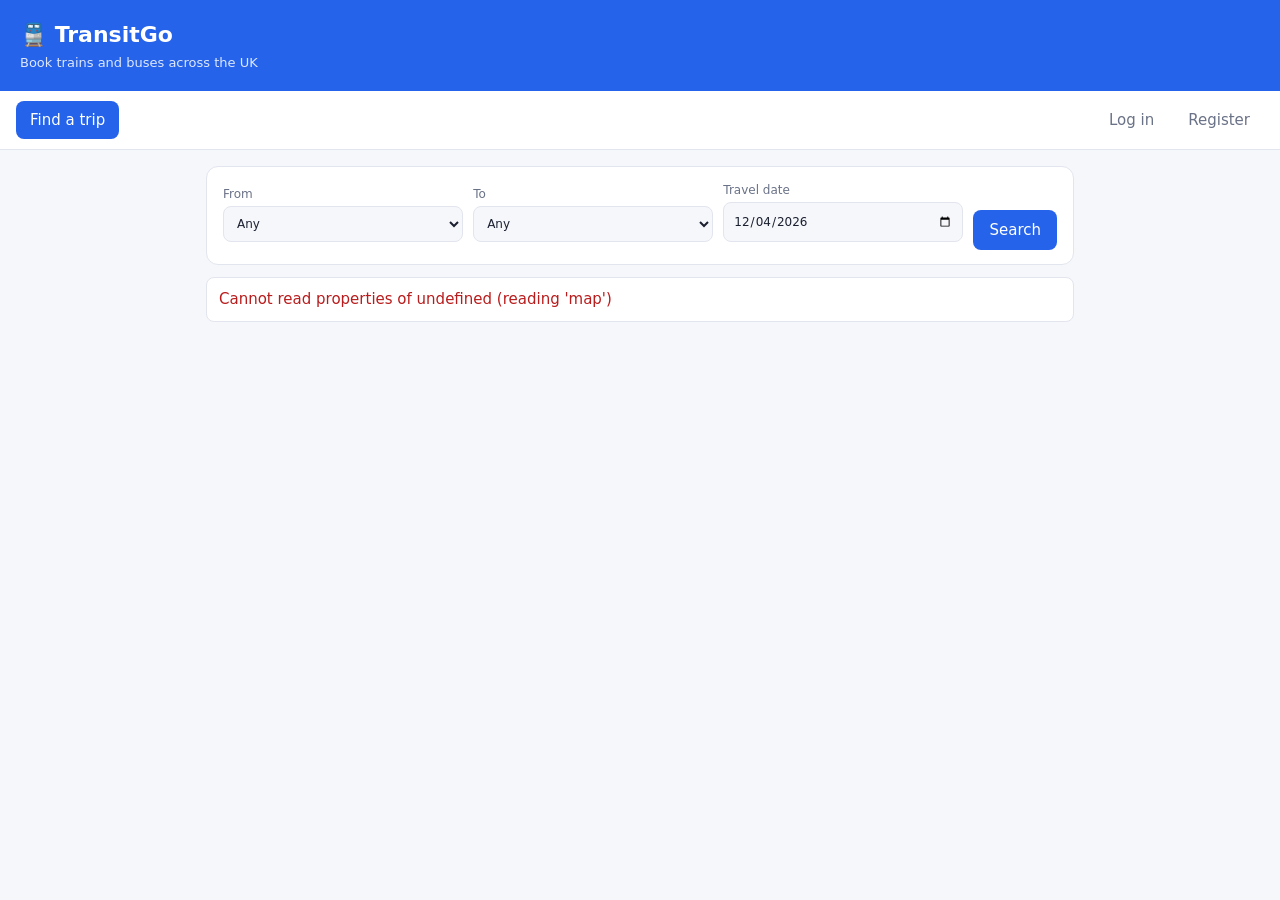
<file: frontend/index.html>
<!doctype html>
<html lang="en"><head><meta charset="utf-8">
<meta name="viewport" content="width=device-width, initial-scale=1">
<title>Find a trip – TransitGo</title>
<link rel="stylesheet" href="css/style.css"></head><body>
<header><h1>🚆 TransitGo</h1><p>Book trains and buses across the UK</p></header>
<nav id="nav"></nav>
<main>
<form id="f" class="card row">
  <label>From <select id="from"><option value="">Any</option></select></label>
  <label>To <select id="to"><option value="">Any</option></select></label>
  <label>Travel date <input type="date" id="date" required></label>
  <button class="btn">Search</button>
</form>
<div id="msg"></div>
<div id="list"></div>
<dialog id="dlg"><form id="bf">
  <h3 id="dtitle" style="margin-top:0"></h3><p class="mu" id="dsub"></p>
  <p class="mu" style="margin:0 0 6px">Pick a seat. Grey seats are taken. Letters are rows.</p>
  <div id="seatmap" class="seats"></div>
  <p id="sel" style="margin:6px 0"><b>No seat selected</b></p>
  <label>Bags <input id="lug" type="number" min="0" max="5" value="1"></label>
  <label>Payment <select id="pay"><option>Card</option><option>Cash</option></select></label>
  <div id="derr" class="err"></div>
  <div class="row"><button class="btn">Confirm booking</button><button type="button" class="btn ghost" id="dclose">Close</button></div>
</form></dialog>
</main>
<script src="js/app.js"></script>
<script src="js/search.js"></script>
</body></html>
</file>
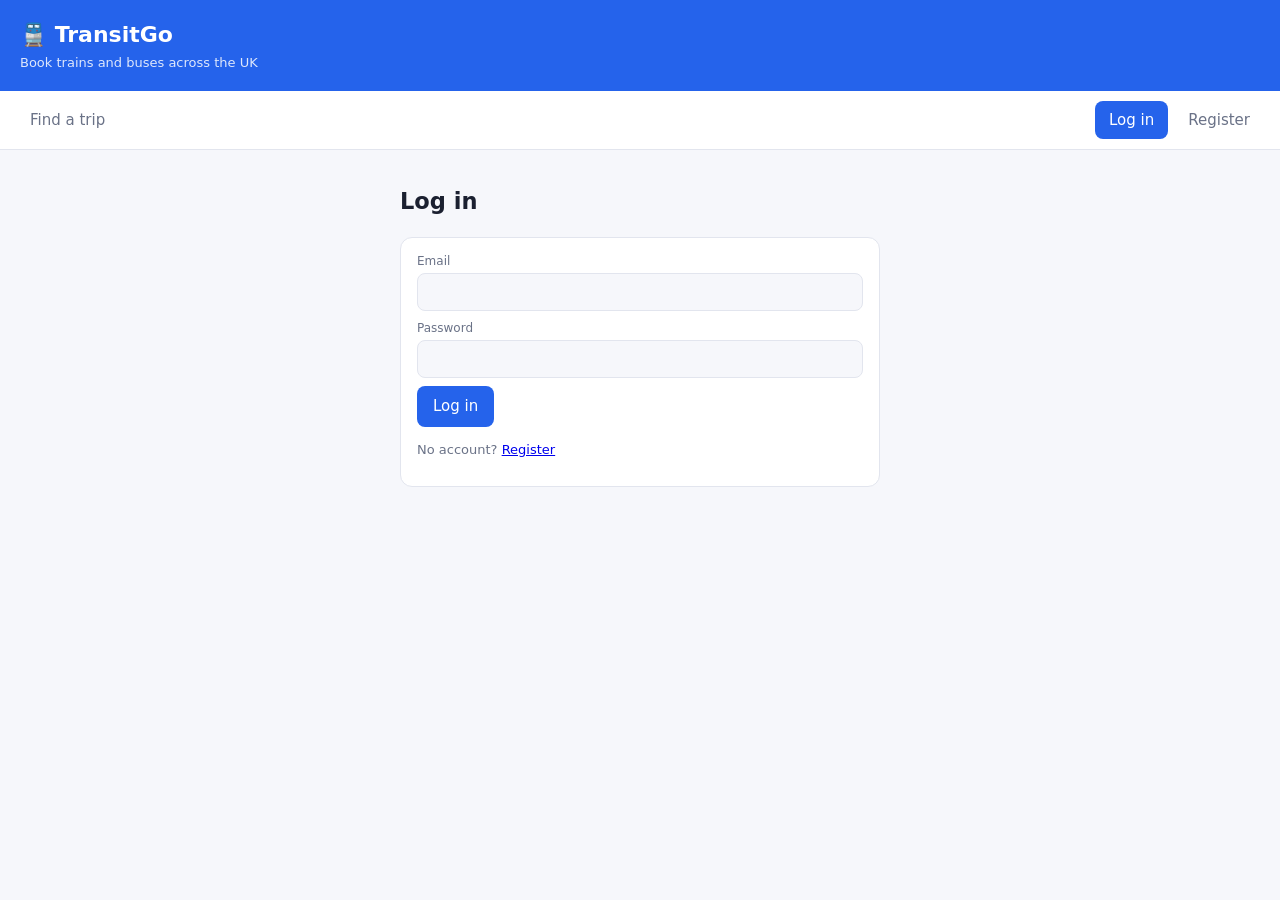
<file: frontend/account.html>
<!doctype html>
<html lang="en"><head><meta charset="utf-8">
<meta name="viewport" content="width=device-width, initial-scale=1">
<title>My account – TransitGo</title>
<link rel="stylesheet" href="css/style.css"></head><body>
<header><h1>🚆 TransitGo</h1><p>Book trains and buses across the UK</p></header>
<nav id="nav"></nav>
<main><div class="narrow">
<h2>My account</h2>
<div id="msg"></div>
<form id="details" class="card">
  <h3 style="margin-top:0">Your details</h3>
  <label>Email (can’t be changed) <input id="email" disabled></label>
  <div class="row"><label>First name <input id="first_name" maxlength="50" required></label><label>Last name <input id="last_name" maxlength="50" required></label></div>
  <label>Phone <input id="phone_no" maxlength="20" required></label>
  <label>Street <input id="street_name" maxlength="100" required></label>
  <div class="row"><label>City <input id="city" maxlength="20" required></label><label>Postcode <input id="postcode" maxlength="10" required></label></div>
  <button class="btn">Save details</button>
</form>
<form id="pwform" class="card">
  <h3 style="margin-top:0">Change password</h3>
  <label>Current password <input type="password" id="cur" required></label>
  <label>New password (8+ characters) <input type="password" id="new" minlength="8" required></label>
  <label>Repeat new password <input type="password" id="new2" minlength="8" required></label>
  <button class="btn">Change password</button>
</form>
</div></main>
<script src="js/app.js"></script>
<script src="js/account.js"></script>
</body></html>
</file>
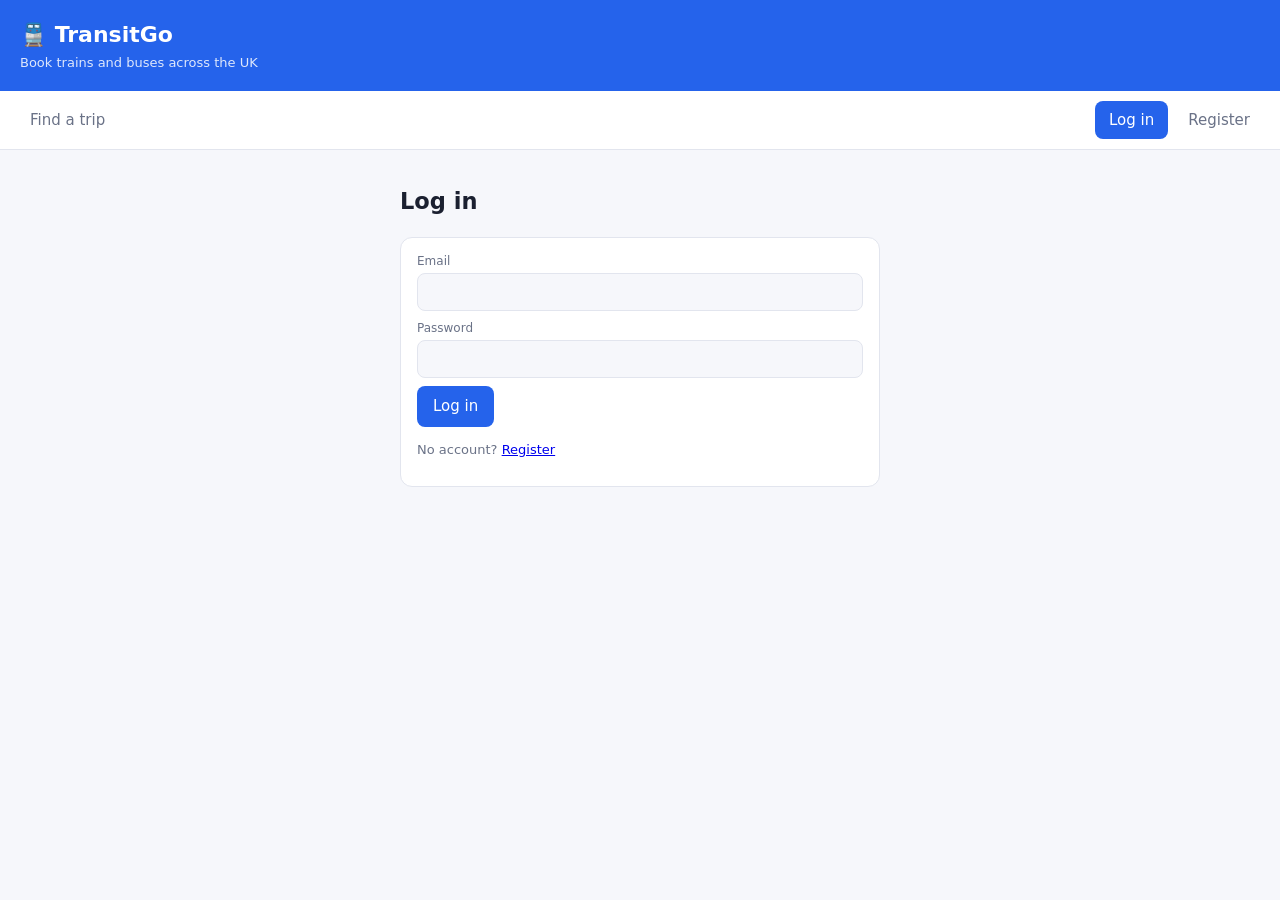
<file: frontend/admin.html>
<!doctype html>
<html lang="en"><head><meta charset="utf-8">
<meta name="viewport" content="width=device-width, initial-scale=1">
<title>Admin – TransitGo</title>
<link rel="stylesheet" href="css/style.css"></head><body>
<header><h1>🚆 TransitGo</h1><p>Book trains and buses across the UK</p></header>
<nav id="nav"></nav>
<main>
<div class="tabs"><button id="tab-b" class="on">Bookings</button><button id="tab-r">Routes</button></div>
<div id="msg"></div>
<div id="out"></div>
<dialog id="rd"><form id="rf">
  <h3 id="rtitle" style="margin-top:0">Route</h3>
  <div class="row"><label>From <input id="r_start" required maxlength="50"></label><label>To <input id="r_end" required maxlength="50"></label></div>
  <div class="row"><label>Type <select id="r_type"><option>Train</option><option>Bus</option></select></label>
    <label>Distance (km) <input id="r_dist" type="number" step="0.01" min="0.01" required></label>
    <label>Price (£) <input id="r_price" type="number" step="0.01" min="0" required></label></div>
  <div class="row"><label>Departs <input id="r_dep" type="time" required></label><label>Arrives <input id="r_arr" type="time" required></label></div>
  <div id="rerr" class="err"></div>
  <div class="row"><button class="btn">Save route</button><button type="button" class="btn ghost" id="rclose">Close</button></div>
</form></dialog>
</main>
<script src="js/app.js"></script>
<script src="js/admin.js"></script>
</body></html>
</file>
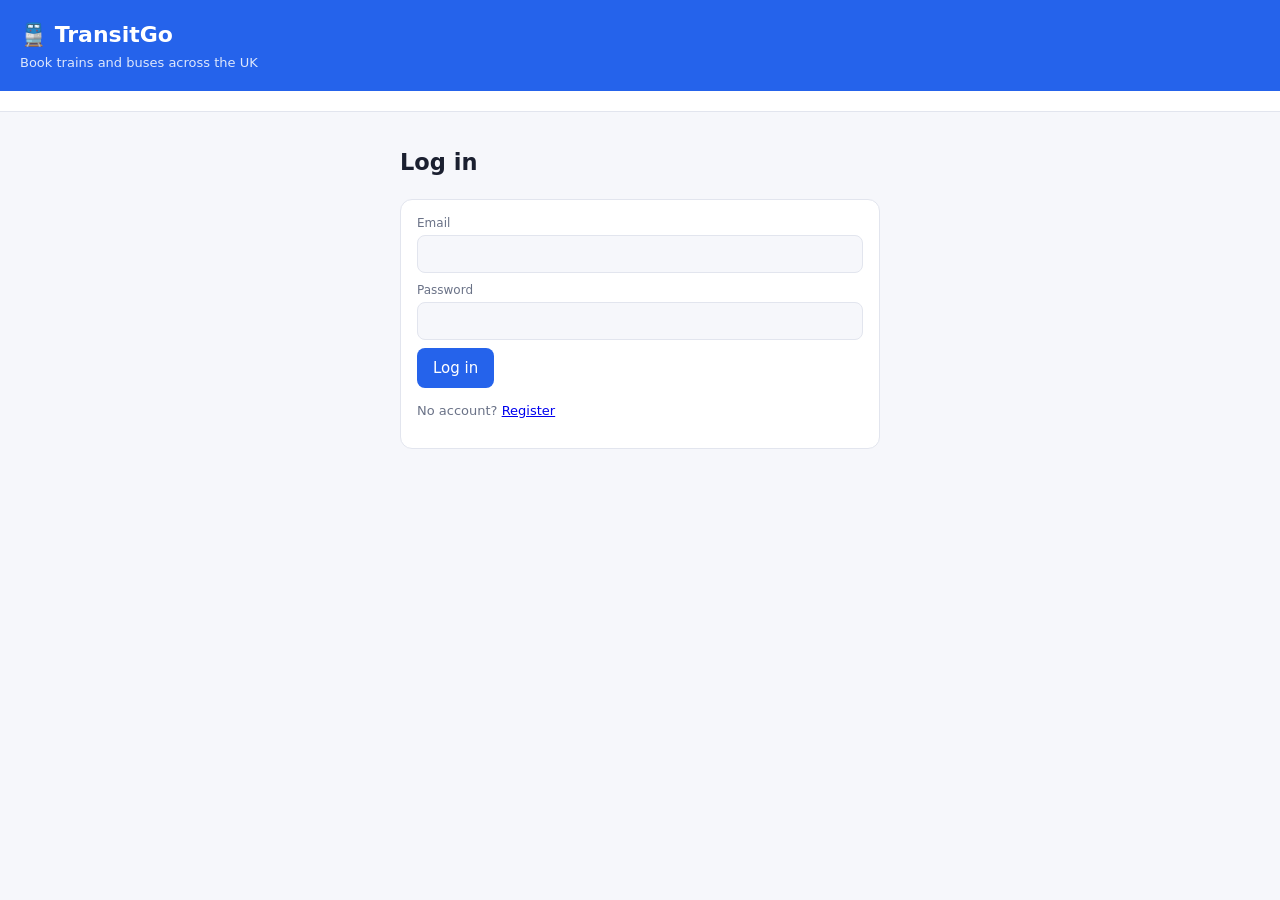
<file: frontend/bookings.html>
<!doctype html>
<html lang="en"><head><meta charset="utf-8">
<meta name="viewport" content="width=device-width, initial-scale=1">
<title>My bookings – TransitGo</title>
<link rel="stylesheet" href="css/style.css"></head><body>
<header><h1>🚆 TransitGo</h1><p>Book trains and buses across the UK</p></header>
<nav id="nav"></nav>
<main>
<div id="msg"></div><div id="list"></div>
</main>
<script src="js/app.js"></script>
<script src="js/bookings.js"></script>
</body></html>
</file>
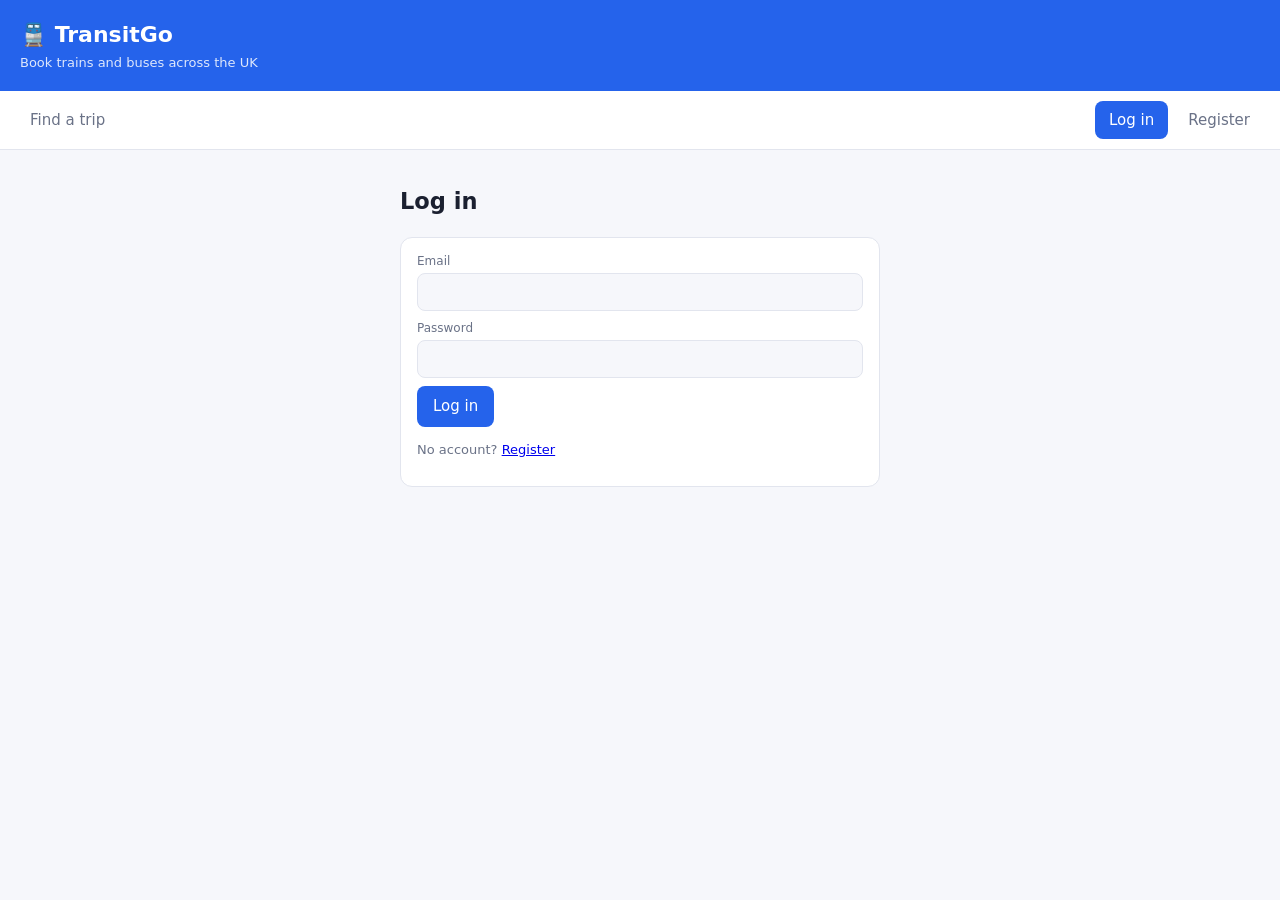
<file: frontend/login.html>
<!doctype html>
<html lang="en"><head><meta charset="utf-8">
<meta name="viewport" content="width=device-width, initial-scale=1">
<title>Log in – TransitGo</title>
<link rel="stylesheet" href="css/style.css"></head><body>
<header><h1>🚆 TransitGo</h1><p>Book trains and buses across the UK</p></header>
<nav id="nav"></nav>
<main>
<div class="narrow"><h2>Log in</h2><div id="msg" class="err"></div>
<form id="login" class="card">
  <label>Email <input type="email" id="email" required></label>
  <label>Password <input type="password" id="pw" required></label>
  <button class="btn">Log in</button>
  <p class="mu">No account? <a href="register.html">Register</a></p>
</form></div>
</main>
<script src="js/app.js"></script>
<script src="js/auth.js"></script>
</body></html>
</file>
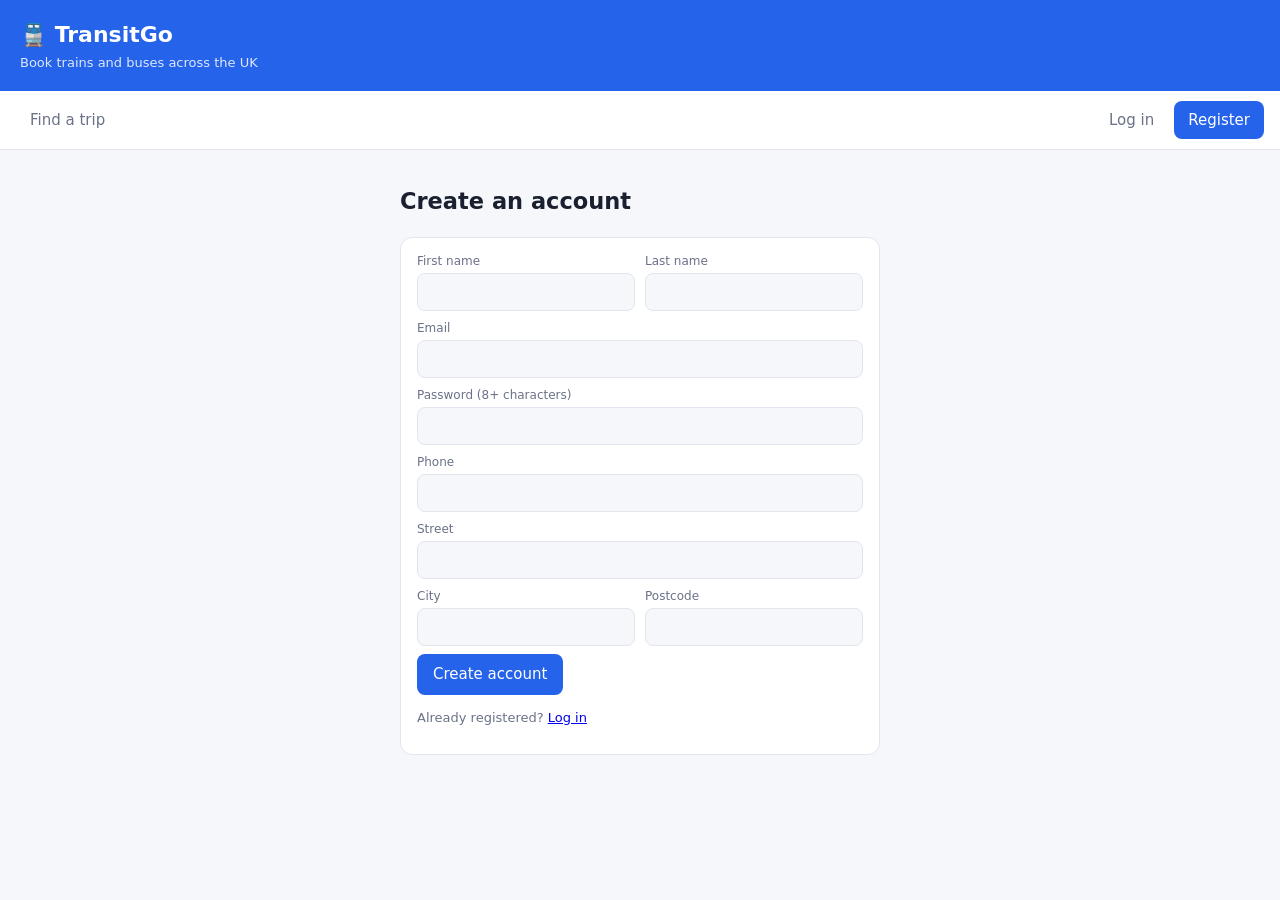
<file: frontend/register.html>
<!doctype html>
<html lang="en"><head><meta charset="utf-8">
<meta name="viewport" content="width=device-width, initial-scale=1">
<title>Register – TransitGo</title>
<link rel="stylesheet" href="css/style.css"></head><body>
<header><h1>🚆 TransitGo</h1><p>Book trains and buses across the UK</p></header>
<nav id="nav"></nav>
<main>
<div class="narrow"><h2>Create an account</h2><div id="msg" class="err"></div>
<form id="register" class="card">
  <div class="row"><label>First name <input id="first_name" required></label><label>Last name <input id="last_name" required></label></div>
  <label>Email <input type="email" id="email" required></label>
  <label>Password (8+ characters) <input type="password" id="pw" minlength="8" required></label>
  <label>Phone <input id="phone_no" maxlength="20" required></label>
  <label>Street <input id="street_name" maxlength="100" required></label>
  <div class="row"><label>City <input id="city" maxlength="20" required></label><label>Postcode <input id="postcode" maxlength="10" required></label></div>
  <button class="btn">Create account</button>
  <p class="mu">Already registered? <a href="login.html">Log in</a></p>
</form></div>
</main>
<script src="js/app.js"></script>
<script src="js/auth.js"></script>
</body></html>
</file>
<file: frontend/css/style.css>
:root{--bg:#f6f7fb;--card:#fff;--tx:#1b2030;--mu:#6a7287;--ac:#2563eb;--bd:#e2e5ee;--ok:#15803d;--wa:#b45309;--er:#b91c1c;color-scheme:light dark}
@media (prefers-color-scheme:dark){:root{--bg:#10131c;--card:#1a1f2e;--tx:#eef0f6;--mu:#9aa3b8;--ac:#6b9bff;--bd:#2b3246;--ok:#4ade80;--wa:#fbbf24;--er:#f87171}}
*{box-sizing:border-box}
body{margin:0;background:var(--bg);color:var(--tx);font:15px/1.5 system-ui,-apple-system,"Segoe UI",sans-serif}
header{background:var(--ac);color:#fff;padding:18px 20px}header h1{margin:0;font-size:22px}header p{margin:2px 0 0;opacity:.85;font-size:13px}
nav{display:flex;gap:6px;padding:10px 16px;background:var(--card);border-bottom:1px solid var(--bd);overflow-x:auto;align-items:center}
nav a,nav button{color:var(--mu);padding:8px 14px;border-radius:8px;text-decoration:none;white-space:nowrap;background:none;border:0;font:inherit;cursor:pointer}
nav a.on{background:var(--ac);color:#fff}nav .sp{flex:1}nav .who{color:var(--tx);font-size:13px}
main{max-width:900px;margin:0 auto;padding:16px}
.card{background:var(--card);border:1px solid var(--bd);border-radius:12px;padding:14px 16px;margin-bottom:12px}
.row{display:flex;gap:10px;flex-wrap:wrap;align-items:end}
label{display:flex;flex-direction:column;font-size:12px;color:var(--mu);gap:3px;flex:1;min-width:150px;margin-bottom:8px}
input,select{padding:9px;border:1px solid var(--bd);border-radius:8px;background:var(--bg);color:var(--tx);font:inherit}
.btn{display:inline-block;background:var(--ac);color:#fff;border:0;border-radius:8px;padding:9px 16px;font:inherit;cursor:pointer;text-decoration:none}
.btn.ghost{background:none;color:var(--er);border:1px solid var(--er)}
.trip{display:flex;justify-content:space-between;align-items:center;gap:12px;flex-wrap:wrap}.trip h3{margin:0;font-size:16px}
.mu{color:var(--mu);font-size:13px}.price{font-size:20px;font-weight:700}
.tag{font-size:12px;padding:2px 8px;border-radius:99px;border:1px solid var(--bd)}
.Confirmed,.Paid{color:var(--ok)}.Pending{color:var(--wa)}.Cancelled,.err{color:var(--er)}
.msg{padding:10px 12px;border-radius:8px;margin-bottom:12px;background:var(--card);border:1px solid var(--bd)}
.stats{display:grid;grid-template-columns:repeat(auto-fit,minmax(150px,1fr));gap:10px;margin-bottom:12px}.stats .card{margin:0}.stats b{font-size:24px;display:block}
.wrap{overflow-x:auto}table{border-collapse:collapse;width:100%;font-size:13px}th,td{text-align:left;padding:8px;border-bottom:1px solid var(--bd);white-space:nowrap}
dialog{border:1px solid var(--bd);border-radius:12px;background:var(--card);color:var(--tx);max-width:420px;width:calc(100% - 32px)}
dialog::backdrop{background:#0008}
.narrow{max-width:480px;margin:0 auto}
dialog{max-width:460px}
.srow{display:flex;gap:5px;align-items:center;margin-bottom:5px}.srow>span{width:16px}
.seat{width:34px;height:34px;border-radius:8px;border:1px solid var(--bd);background:var(--bg);color:var(--tx);cursor:pointer;font:inherit;font-size:13px;padding:0}
.seat.aisle{margin-left:16px}
.seat.taken{opacity:.35;cursor:not-allowed;background:var(--bd)}
.seat.sel{background:var(--ac);color:#fff;border-color:var(--ac)}
.tabs{display:flex;gap:6px;margin-bottom:12px}
.tabs button{padding:8px 14px;border-radius:8px;border:1px solid var(--bd);background:var(--card);color:var(--tx);font:inherit;cursor:pointer}
.tabs button.on{background:var(--ac);color:#fff;border-color:var(--ac)}
.btn.sm{padding:4px 10px;font-size:12px}.btn.ok{background:var(--ok)}
.acts{display:flex;gap:6px}
</file>
